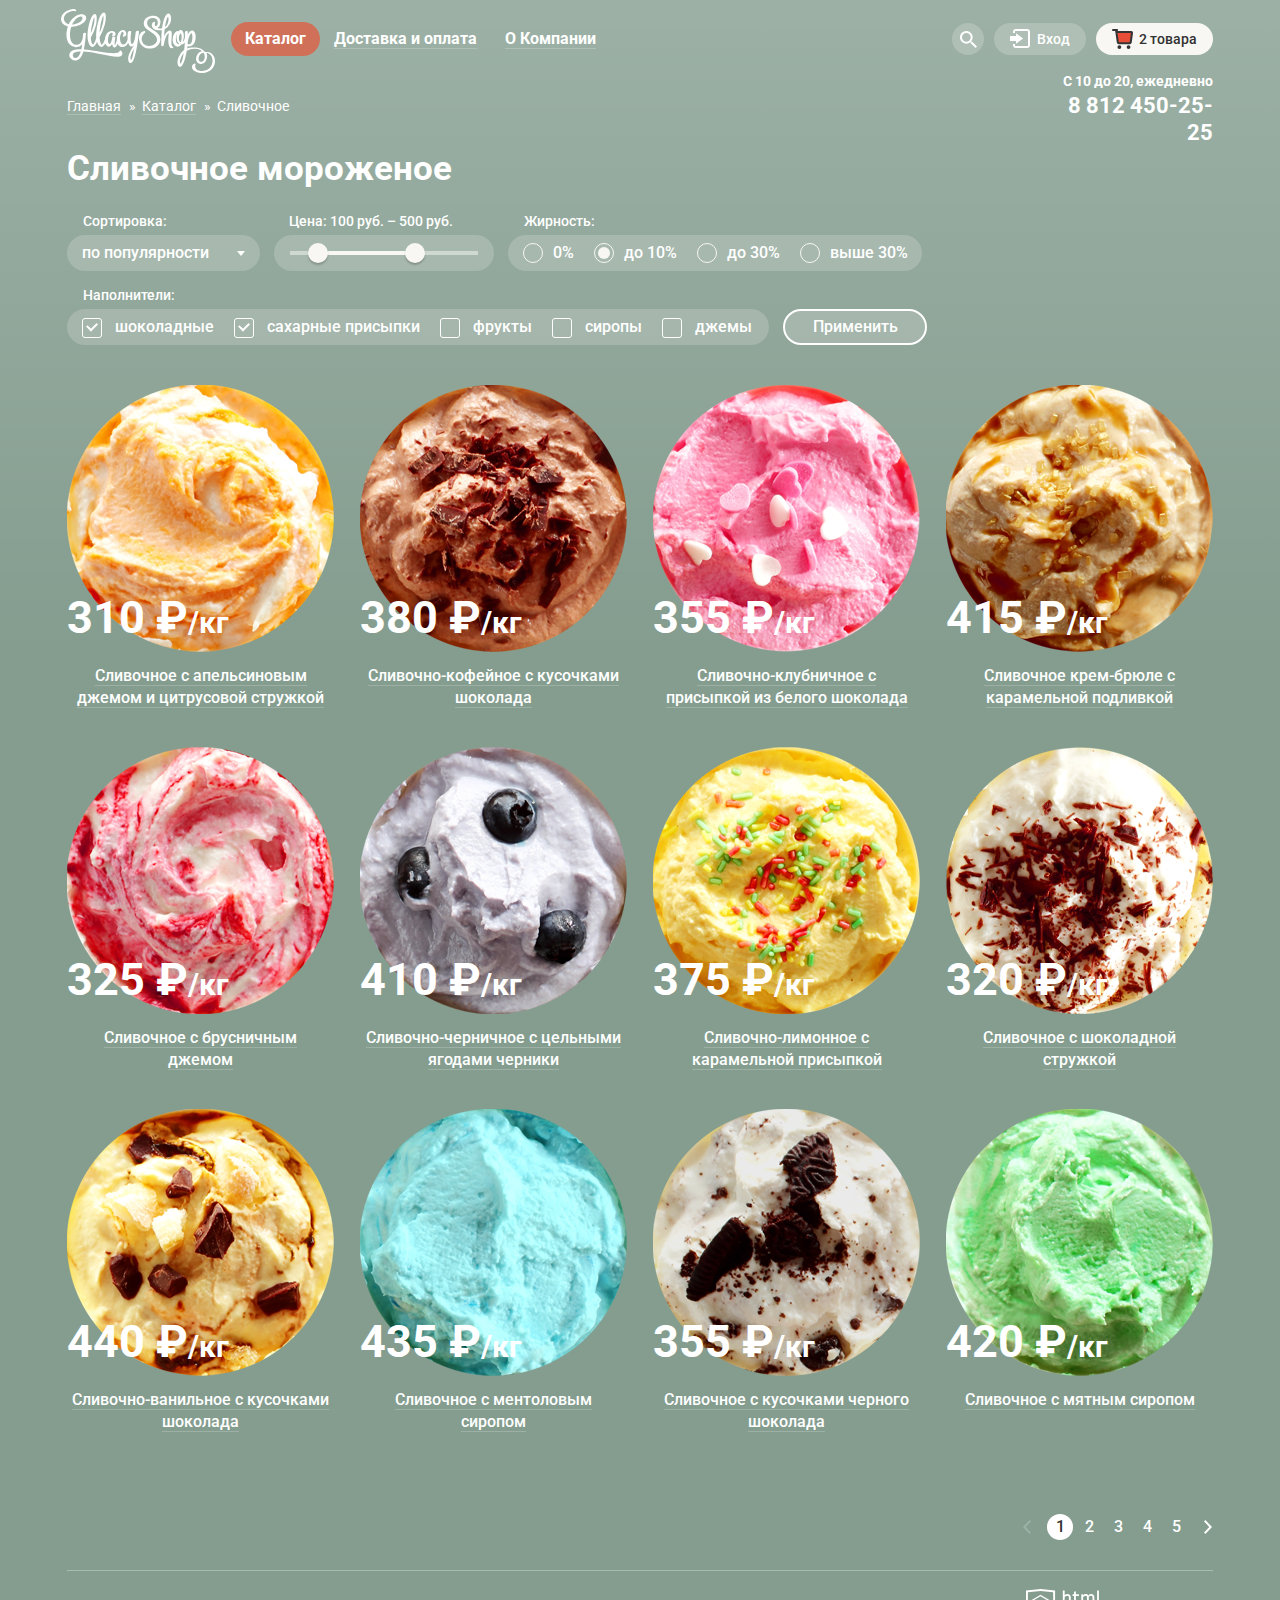
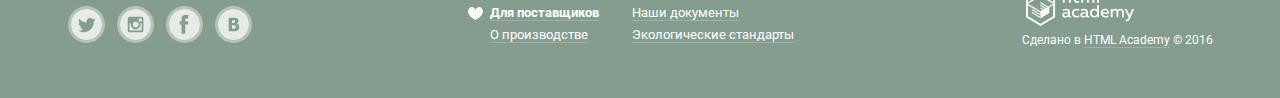
<file: catalog.html>
<!DOCTYPE html>
<html lang="ru">
  <head>
    <meta charset="utf-8">
    <title>Сливочное Мороженое - Каталог - Магазин «Глэйси»</title>
    <link href="https://fonts.googleapis.com/css?family=Roboto:400,500,700&subset=cyrillic" rel="stylesheet" type="text/css">
    <link href="css/normalize.css" rel="stylesheet" type="text/css">
    <link href="css/style.min.css" rel="stylesheet" type="text/css">
  </head>
  <body>
    <div class="wrapper">
      <header class="page-header">
        <div class="container clearfix">
          <nav class="page-header-navigation">
            <div class="page-header-logo">
              <a href="index.html" title="Магазин «Глэйси»">
                <img src="img/header-logo.svg" alt="Gllacy Shop" width="154" height="64">
              </a>
            </div>
            <ul class="navigation-list">
              <li class="list-item list-item-catalog current">
                <a href="#">Каталог</a>
              
                <ul class="page-header-sub-nav">
                  <li class="sub-list-item new-items">
                    <a href="#">Новинки</a>
                  </li>
                  <li class="sub-list-item current">
                    <a href="catalog.html">Сливочное</a>
                  </li>
                  <li class="sub-list-item">
                    <a href="#">Щербеты</a>
                  </li>
                  <li class="sub-list-item">
                    <a href="#">Фруктовый лед</a>
                  </li>
                  <li class="sub-list-item">
                    <a href="#">Мелорин</a>
                  </li>
                </ul>
              
              </li>
              <li class="list-item">
                <a href="#">Доставка и оплата</a>
              </li>
              <li class="list-item">
                <a href="#">О Компании</a>
              </li>
            </ul>
          </nav>
          <div class="page-header-user">
            <button class="button-light button-search" type="button"></button>
            <a class="button-light button-login" href="#">Вход</a>
            <a class="button-light button-shopping-cart full" href="#">2 товара</a>
            <div class="box search-box">
              <form action="https://echo.htmlacademy.ru" method="get">
                <input class="input-field" type="search" name="search" placeholder="Что ищем?">
                <button type="submit"></button>
              </form>
            </div>
            <div class="box login-box">
              <form action="https://echo.htmlacademy.ru" method="post">
                <input class="input-field" type="email" name="email-login" placeholder="Электронная почта">
                <input class="input-field" type="password" name="password-login" placeholder="Пароль">
                <button class="button-red button-sign-in" type="submit">Войти</button>
                <div class="forgot">
                  <a href="#">Забыли пароль?</a>
                  <a href="#">Новая регистрация</a>
                </div>
              </form>
            </div>
            <div class="box shopping-cart-box">
              <table class="shopping-cart-list">
                <tr class="shopping-cart-row">
                  <td class="column-product-delete"><button class="product-delete" type="button" title="Удалить"></button></td>
                  <td class="column-product-photo"><img src="img/shopping-cart-product-photo-1.png" alt="Пломбир с апельсиновым джемом" width="33" height="33"></td>
                  <td class="column-product-title"><a href="#">Пломбир с апельсиновым джемом</a></td>
                  <td class="column-product-set">1,5 кг х <span>200 руб.</span></td>
                  <td class="column-product-cost">300 руб.</td>
                </tr>
                <tr class="shopping-cart-row">
                  <td class="column-product-delete"><button class="product-delete" type="button" title="Удалить"></button></td>
                  <td class="column-product-photo"><img src="img/shopping-cart-product-photo-2.png" alt="Клубничный пломбир с присыпкой из белого шоколада" width="33" height="33"></td>
                  <td class="column-product-title"><a href="#">Клубничный пломбир с присыпкой из белого шоколада</a></td>
                  <td class="column-product-set">1,5 кг х <span>300 руб.</span></td>
                  <td class="column-product-cost">450 руб.</td>
                </tr>
              </table>
              <div class="purchase">
                <div class="total-cost">Итого: 750 руб.</div>
                <a class="button-red button-issue-order">Оформить заказ</a>
              </div>
            </div>
          </div>
          <div class="page-header-info">
            <span class="info-time">С 10 до 20, ежедневно<br></span>
            <a class="info-phone" href="tel:88124502525">8 812 450-25-25</a>
          </div>
          <div class="breadcrumbs">
            <a href="index.html">Главная</a>
            <a href="#">Каталог</a>
            <a class="current">Сливочное</a>
          </div>
        </div>
      </header>
      <main class="container inner">
        <h1 class="page-title">Сливочное мороженое</h1>
        <div class="filters">
          <form class="filters-form" action="https://echo.htmlacademy.ru" method="post">
            <div class="filter-sort">
              <p>Сортировка:</p>
              <select class="filter-background filter-sort-content" name="filter-sort">
                <option value="popularity">по популярности</option>
                <option value="to-high-cost">сначала недорогие</option>
                <option value="to-low-cost">сначала дорогие</option>
                <option value="fat">по жирности</option>
              </select>
              <span class="filter-sort-triangle"></span>
            </div>
            <div class="filter-cost">
              <div class="filter-cost-controls">
                Цена:
                <output name="min-cost">100</output>
                руб. &ndash;
                <output name="max-cost">500</output>
                руб.
              </div>
              <div class="filter-background filter-range">
                <div class="scale">
                  <div class="bar"></div>
                </div>
                <div class="toggle toggle-min"></div>
                <div class="toggle toggle-max"></div>
              </div>
            </div>
            <div class="filter-fat">
              <p>Жирность:</p>
              <div class="filter-background filter-fat-content">
                <div class="filter-col">
                  <input type="radio" name="filter-fat" value="0" id="radio-1">
                  <label for="radio-1">0%</label>
                </div>
                <div class="filter-col">
                  <input type="radio" name="filter-fat" value="less10" id="radio-2" checked>
                  <label for="radio-2">до 10%</label>
                </div>
                <div class="filter-col">
                  <input type="radio" name="filter-fat" value="less30" id="radio-3">
                  <label for="radio-3">до 30%</label>
                </div>
                <div class="filter-col">
                  <input type="radio" name="filter-fat" value="over30" id="radio-4">
                  <label for="radio-4">выше 30%</label>
                </div>
              </div>
            </div>
            <div class="filter-filling">
              <p>Наполнители:</p>
              <div class="filter-background filter-filling-content">
                <div class="filter-col">
                  <input type="checkbox" name="chocolate" id="checkbox-1" checked>
                  <label for="checkbox-1">шоколадные</label>
                </div>
                <div class="filter-col">
                  <input type="checkbox" name="sugar-powder" id="checkbox-2" checked>
                  <label for="checkbox-2">сахарные присыпки</label>
                </div>
                <div class="filter-col">
                  <input type="checkbox" name="fruits" id="checkbox-3">
                  <label for="checkbox-3">фрукты</label>
                </div>
                <div class="filter-col">
                  <input type="checkbox" name="syrups" id="checkbox-4">
                  <label for="checkbox-4">сиропы</label>
                </div>
                <div class="filter-col">
                  <input type="checkbox" name="jams" id="checkbox-5">
                  <label for="checkbox-5">джемы</label>
                </div>
              </div>            
            </div>
            <div class="apply">
              <button class="filter-background button" type="submit">Применить</button>
            </div>
          </form>
        </div>
        <div class="catalog clearfix">
          <div class="catalog-item">
            <div class="cost">
              <span>310 &#8381;</span>/кг
            </div>
            <figure class="catalog-item-photo">
              <img src="img/catalog-item-photo-1.png" alt="Сливочное с апельсиновым джемом и цитрусовой стружкой" width="267" height="267">
            </figure>
            <p class="catalog-item-description"><span>Сливочное с апельсиновым джемом и цитрусовой стружкой</span></p>
            <a class="button-red button-quick-view" href="#">Быстрый просмотр</a> <!-- Под вопросом -->
          </div>
        
          <div class="catalog-item">
            <div class="cost">
              <span>380 &#8381;</span>/кг
            </div>
            <figure class="catalog-item-photo">
              <img src="img/catalog-item-photo-2.png" alt="Сливочно-кофейное с кусочками шоколада" width="267" height="267">
            </figure>
            <p class="catalog-item-description"><span>Сливочно-кофейное с кусочками шоколада</span></p>
            <a class="button-red button-quick-view" href="#">Быстрый просмотр</a>
          </div>
        
          <div class="catalog-item">
            <div class="cost">
              <span>355 &#8381;</span>/кг
            </div>
            <figure class="catalog-item-photo">
              <img src="img/catalog-item-photo-3.png" alt="Сливочно-клубничное с присыпкой из белого шоколада" width="267" height="267">
            </figure>
            <p class="catalog-item-description"><span>Сливочно-клубничное с присыпкой из белого шоколада</span></p>
            <a class="button-red button-quick-view" href="#">Быстрый просмотр</a>
          </div>
        
          <div class="catalog-item">
            <div class="cost">
              <span>415 &#8381;</span>/кг
            </div>
            <figure class="catalog-item-photo">
              <img src="img/catalog-item-photo-4.png" alt="Сливочное крем-брюле с карамельной подливкой" width="267" height="267">
            </figure>
            <p class="catalog-item-description"><span>Сливочное крем-брюле с карамельной подливкой</span></p>
            <a class="button-red button-quick-view" href="#">Быстрый просмотр</a>
          </div>
        
          <div class="catalog-item">
            <div class="cost">
              <span>325 &#8381;</span>/кг
            </div>
            <figure class="catalog-item-photo">
              <img src="img/catalog-item-photo-5.png" alt="Сливочное с брусничным джемом" width="267" height="267">
            </figure>
            <p class="catalog-item-description"><span>Сливочное с брусничным джемом</span></p>
            <a class="button-red button-quick-view" href="#">Быстрый просмотр</a>
          </div>
        
          <div class="catalog-item">
            <div class="cost">
              <span>410 &#8381;</span>/кг
            </div>
            <figure class="catalog-item-photo">
              <img src="img/catalog-item-photo-6.png" alt="Сливочно-черничное с цельными ягодами черники" width="267" height="267">
            </figure>
            <p class="catalog-item-description"><span>Сливочно-черничное с цельными ягодами черники</span></p>
            <a class="button-red button-quick-view" href="#">Быстрый просмотр</a>
          </div>
        
          <div class="catalog-item">
            <div class="cost">
              <span>375 &#8381;</span>/кг
            </div>
            <figure class="catalog-item-photo">
              <img src="img/catalog-item-photo-7.png" alt="Сливочно-лимонное с карамельной присыпкой" width="267" height="267">
            </figure>
            <p class="catalog-item-description"><span>Сливочно-лимонное с карамельной присыпкой</span></p>
            <a class="button-red button-quick-view" href="#">Быстрый просмотр</a>
          </div>
        
          <div class="catalog-item">
            <div class="cost">
              <span>320 &#8381;</span>/кг
            </div>
            <figure class="catalog-item-photo">
              <img src="img/catalog-item-photo-8.png" alt="Сливочное с шоколадной стружкой" width="267" height="267">
            </figure>
            <p class="catalog-item-description"><span>Сливочное с шоколадной стружкой</span></p>
            <a class="button-red button-quick-view" href="#">Быстрый просмотр</a>
          </div>
        
          <div class="catalog-item">
            <div class="cost">
              <span>440 &#8381;</span>/кг
            </div>
            <figure class="catalog-item-photo">
              <img src="img/catalog-item-photo-9.png" alt="Сливочно-ванильное с кусочками шоколада" width="267" height="267">
            </figure>
            <p class="catalog-item-description"><span>Сливочно-ванильное с кусочками шоколада</span></p>
            <a class="button-red button-quick-view" href="#">Быстрый просмотр</a>
          </div>
        
          <div class="catalog-item">
            <div class="cost">
              <span>435 &#8381;</span>/кг
            </div>
            <figure class="catalog-item-photo">
              <img src="img/catalog-item-photo-10.png" alt="Сливочноe с ментоловым сиропом" width="267" height="267">
            </figure>
            <p class="catalog-item-description"><span>Сливочноe с ментоловым сиропом</span></p>
            <a class="button-red button-quick-view" href="#">Быстрый просмотр</a>
          </div>
        
          <div class="catalog-item">
            <div class="cost">
              <span>355 &#8381;</span>/кг
            </div>
            <figure class="catalog-item-photo">
              <img src="img/catalog-item-photo-11.png" alt="Сливочное с кусочками черного шоколада" width="267" height="267">
            </figure>
            <p class="catalog-item-description"><span>Сливочное с кусочками черного шоколада</span></p>
            <a class="button-red button-quick-view" href="#">Быстрый просмотр</a>
          </div>
        
          <div class="catalog-item">
            <div class="cost">
              <span>420 &#8381;</span>/кг
            </div>
            <figure class="catalog-item-photo">
              <img src="img/catalog-item-photo-12.png" alt="Сливочное с мятным сиропом" width="267" height="267">
            </figure>
            <p class="catalog-item-description"><span>Сливочное с мятным сиропом</span></p>
            <a class="button-red button-quick-view" href="#">Быстрый просмотр</a>
          </div>
        
          <div class="catalog-pagination">
            <a class="pagination-button previous current"></a>
            <a class="pagination-button current-page">1</a>
            <a class="pagination-button" href="#">2</a>
            <a class="pagination-button" href="#">3</a>
            <a class="pagination-button" href="#">4</a>
            <a class="pagination-button" href="#">5</a>
            <a class="pagination-button next" href="#"></a>
          </div>
        </div>
      </main>
      <footer class="page-footer inner">
        <div class="container clearfix">
          <div class="page-footer-social">
            <a class="social-button social-button-tw" href="#" title="Мы в Твитер">Twitter</a>
            <a class="social-button social-button-inst" href="#" title="Мы в Инстаграм">Instagram</a>
            <a class="social-button social-button-fb" href="#" title="Мы в Фейсбук">Facebook</a>
            <a class="social-button social-button-vk" href="#" title="Мы в Вконтакте">Vkontakte</a>
          </div>
          <div class="page-footer-menu">
            <ul class="page-footer-list">
              <li class="list-item-about">
                <p class="heart"><a href="#">Для поставщиков</a></p>
                <p><a href="#">О производстве</a></p>
              </li>
              <li class="list-item-about">
                <p><a href="#">Наши документы</a></p>
                <p><a href="#">Экологические стандарты</a></p>
              </li>
            </ul>
          </div>
          <div class="page-footer-copyright">
            <div class="page-footer-logo">
              <a href="https://htmlacademy.ru/">
                <img src="img/footer-logo.svg" alt="HTML Academy" width="108" height="38">
              </a>
            </div>
            <p class="made-in">Сделано в <a href="https://htmlacademy.ru/">HTML Academy</a> &copy; 2016</p>
          </div>
        </div>
      </footer>
    </div>
  </body>
</html>
</file>
<file: css/style.min.css>
*,*:active,*:focus{  border:none;  outline:none}p,h1,h2{  margin:0}img{  max-width:100%;  height:auto}body{  font-family:"Roboto","Tahoma",sans-serif;  font-size:16px;  line-height:22px;  font-weight:700;  color:#fff}h1{  font-size:35px;  line-height:41px}h2{  font-size:35px;  line-height:41px}.wrapper{  box-sizing:border-box;  display:table;  width:100%;  margin:0 auto;  background-color:#849d8f;  background-image:-webkit-linear-gradient(rgba(255,255,255,0.2),transparent 656px);  background-image:linear-gradient(rgba(255,255,255,0.2),transparent 656px)}.background-slide-1{   background-color:#849d8f;  background-image:-webkit-radial-gradient(50% 15%,circle,#cff6e1,#849d8f 530px);  background-image:radial-gradient(circle at 50% 15%,#cff6e1,#849d8f 530px)}.background-slide-2{  background-color:#8996a6;  background-image:-webkit-radial-gradient(50% 15%,circle,#d6ebfd,#8996a6 530px);  background-image:radial-gradient(circle at 50% 15%,#d6ebfd,#8996a6 530px)}.background-slide-3{  background-color:#9d8b84;  background-image:-webkit-radial-gradient(50% 15%,circle,#f9e4da,#9d8b84 530px);  background-image:radial-gradient(circle at 50% 15%,#f9e4da,#9d8b84 530px)}.container{  width:1146px;  padding:0 27px;  margin:0 auto}.clearfix::after{  content:"";  display:table;  clear:both}.page-header{  padding-top:23px}.page-header-navigation{  float:left;  width:560px}.page-header-user{  position:relative;  float:right;  width:560px;  min-height:50px;  font-size:0;  text-align:right}.navigation-list{  box-sizing:border-box;  float:left;  width:396px;  min-height:50px;   margin:0;  padding:0;  padding-top:7px;  padding-left:14px;  font-size:0;  list-style:none;  position:relative;  z-index:1}.navigation-list ul{  margin:0;  padding:0}.navigation-list li{  display:inline-block;  vertical-align:top;  margin-right:28px}.navigation-list li:last-child{  margin-right:0}.navigation-list a{  display:block;  font-size:16px;  line-height:18px;  text-decoration:none;  color:#fff;  border-bottom:1px solid rgba(255,255,255,0.2)}.list-item:hover >a,.list-item:active >a{  padding:8px 14px;  margin:-8px -14px;  border-radius:25px;  background:#f7f6f3;  color:#333;  border:none}.list-item-catalog:hover >a::before{  content:"";  position:absolute;  bottom:-15px;  left:0;  width:100%;  height:20px;  background:transparent}.list-item >a:active{  background:#ededed;  box-shadow:inset 0 2px 1px #696969}.navigation-list >.list-item{  position:relative}.page-header-sub-nav{  position:absolute;  left:-9999px;  opacity:0;  border-radius:5px;  width:143px;  height:171px;  background:#f8f7f4;  box-shadow:0 20px 20px rgba(0,0,0,0.4)}.page-header-sub-nav a{   border:none}.sub-list-item:hover a{  background:#fbded8}.page-header-sub-nav a{  box-sizing:border-box;  width:143px;  height:32px;  padding-top:7px;  padding-left:21px;  font-size:14px;  line-height:16px;  color:#323232;  font-weight:400}.new-items a{  position:relative;  height:30px;  margin-top:5px;  margin-bottom:4px;  padding-top:5px;  font-weight:700}.new-items a::after{  content:"";  position:absolute;  left:50%;  margin-left:-64px;  bottom:0;  width:128px;  height:1px;  background:rgba(53,53,53,0.2)}.list-item-catalog:hover .page-header-sub-nav{  z-index:2;  top:31px;  left:-20px;  opacity:1}.sub-list-item a:active{  background:#f6b5a5}.list-item.current >a{  padding:8px 14px;  margin:-8px -14px;  border-radius:25px;  border:none;  color:#fff;  background:#d07058}.sub-list-item.current a{  color:#fff;  background:#d07058}.page-header-logo{  position:relative;  top:-14px;  left:-6px;  float:left;  width:148px;  min-height:50px;   margin-right:16px}.page-header-logo img{  max-width:inherit}.page-header-info{  float:right;  width:170px;  font-size:0;  line-height:15px;  text-align:right}.page-header-info .info-time{  font-size:14px;  line-height:16px}.page-header-info .info-phone{  font-size:22px;  line-height:24px;  text-decoration:none;  color:#fff}.breadcrumbs{  clear:left;  float:left;  width:auto;  margin-top:5px;  font-size:0}.breadcrumbs a{  position:relative;  margin-right:21px;  font-size:14px;  line-height:16px;  font-weight:400;  text-decoration:none;  color:#fff}.breadcrumbs a::after{  content:"\00BB";  position:absolute;  right:-15px;  pointer-events:none}.breadcrumbs a:not(:last-child):hover,.breadcrumbs a:not(:last-child):active{  color:#ffbc9e;  border-color:rgba(249,172,159,0.3)}.breadcrumbs a:hover::after,.breadcrumbs a:active::after{  color:#fff}.breadcrumbs a{  border-bottom:1px solid rgba(255,255,255,0.2)}.breadcrumbs .current{  border:none;  cursor:default}.breadcrumbs .current::after{  display:none}.page-header-user .button-light{  box-sizing:border-box;  display:inline-block;  vertical-align:top;  margin-right:10px;  font-size:14px;  line-height:16px;  font-weight:500;  text-decoration:none}.page-header-user .button-shopping-cart{  margin-right:0}.button-search{  position:relative;  width:32px;  height:32px;  border-radius:50%;  background:rgba(255,255,255,0.2) url("../img/icon-search.svg") no-repeat 50% 50%;  cursor:pointer}.button-search:hover{  background:#fff url("../img/icon-search-hover.svg") no-repeat 50% 50%}.button-search:hover::after{  content:"";  position:absolute;  top:0;  right:0;  width:100%;  height:36px;  background:transparent}.button-search:hover ~ .search-box{  display:block}.box{  display:none;  box-sizing:border-box;  position:absolute;  z-index:2;  border-radius:5px;  background:#f8f7f4;  box-shadow:0 20px 20px rgba(0,0,0,0.4)}.search-box{  top:36px;  left:-10px;  width:341px;  height:84px;  padding:20px 15px}.search-box:hover{  display:block}.search-box input[type="search"]{  box-sizing:border-box;  width:311px;  height:44px;  font-size:14px;  line-height:24px}.search-box button{  display:none}.button-login{  position:relative;  width:92px;  height:32px;  padding-top:8px;  padding-right:16px;  padding-left:35px;  font-weight:500;  color:#fff;  border-radius:25px;  background:rgba(255,255,255,0.2);  cursor:pointer}.button-login::before{  content:"";  position:absolute;  top:6px;  left:16px;  width:20px;  height:19px;  background:url("../img/icon-login.svg") no-repeat}.button-login:hover{  color:#323232;  background:#f8f7f4}.button-login:hover::before{  background:url("../img/icon-login-hover.svg") no-repeat}.button-login:hover::after{  content:"";  position:absolute;  top:0;  right:0;  width:100%;  height:36px;  background:transparent}.button-login:hover ~ .login-box{  display:block}.login-box{  top:36px;  left:156px;  width:277px;  height:214px;  padding:20px 17px 20px 19px}.login-box:hover{  display:block}.login-box input{  width:100%;  height:44px;  font-size:14px;  line-height:24px;  margin-bottom:20px}.button-sign-in{  float:left;  width:100px;  height:44px;  font-size:18px;  padding-top:2px;  line-height:24px;  border-radius:20px}.forgot{  float:right;  width:120px;  font-size:13px;  line-height:21px;  text-align:left}.forgot a{  color:#323232;  font-weight:400;  text-decoration:none;  border-bottom:1px solid rgba(0,0,0,0.3)}.forgot a:hover,.forgot a:active{  color:#e84d37;  border-color:#ec593c}.button-shopping-cart{  position:relative;  width:117px;  height:32px;  padding-top:8px;  text-align:left;  padding-left:44px;  font-weight:500;  color:#fff;  border-radius:25px;  background:rgba(255,255,255,0.2);  cursor:default}.button-shopping-cart::before{  content:"";  position:absolute;  top:6px;  left:16px;  width:21px;  height:20px;  background:url("../img/icon-shopping-cart-empty.svg") no-repeat}.button-shopping-cart.full{  padding-left:43px;  color:#323232;  background:#f8f7f4;  cursor:pointer}.button-shopping-cart.full::before{  background-image:url("../img/icon-shopping-cart-full-border.svg"),url("../img/icon-shopping-cart-full-inner.svg");  background-position:0 0,5px 4px;  background-repeat:no-repeat,no-repeat}.button-shopping-cart.full:hover::after{  content:"";  position:absolute;  top:0;  right:0;  width:100%;  height:36px;  background:transparent}.button-shopping-cart.full:hover ~ .shopping-cart-box{  display:block}.shopping-cart-box{  top:36px;  right:0;  width:539px;  min-height:242px;  padding:18px 14px 20px 15px;  font-size:13px;  line-height:16px;  font-weight:400;  color:#323232}.shopping-cart-box:hover{  display:block}.shopping-cart-row a{  text-decoration:none;  color:inherit}.shopping-cart-row a:hover,.shopping-cart-row a:active{  color:#e84d37;  border-color:#ec593c}.shopping-cart-row td{  vertical-align:top;  padding:0;  padding-bottom:10px}.shopping-cart-row:last-child td{  padding-bottom:14px}.shopping-cart-row td:not(:nth-child(2)){  padding-top:9px}.shopping-cart-list{  width:510px;  text-align:center;  border-bottom:1px solid #cacac7;  margin-bottom:14px}.shopping-cart-row td.column-product-delete{  width:17px;  text-align:left;  padding-left:3px;  padding-top:8px}.product-delete{  width:11px;  height:11px;  background:url("../img/icon-delete.svg") no-repeat 50% 50%;  border:none;  cursor:pointer}td.column-product-photo{  font-size:0;  width:40px;  text-align:center}.column-product-photo img{  border-radius:50%}td.column-product-title{  width:auto;  text-align:left;  padding-left:6px;  padding-right:5px}.column-product-set{  width:110px;  text-align:center}.column-product-set span{  color:#999}.column-product-cost{  width:85px;  text-align:center}.purchase{  float:right}.total-cost{  text-align:right;  margin-bottom:14px;  font-size:15px;  line-height:18px;  font-weight:700;  margin-right:-2px}.button-issue-order{  box-sizing:border-box;  width:170px;  height:44px;  padding-top:10px;  border-radius:20px;  font-size:18px;  line-height:24px;  font-weight:700}.slider{  position:relative;  float:left;   width:1146px;  height:590px;   margin:-43px auto -20px}.slider-slide{  display:none}.slider-text{  width:690px;  margin:0 auto;  margin-bottom:30px;  font-size:60px;  line-height:1em}.slider input[type="radio"]{  display:none}.slider-controls{  position:absolute;  bottom:83px;  left:0;  z-index:10;  font-size:0;  line-height:0}.slider-controls label{  display:inline-block;  vertical-align:top;  width:17px;  height:17px;  margin-right:8px;  line-height:0px;  border-radius:50%;  background:transparent;  border:2px solid #fff;  cursor:pointer}.slider-inner{  box-sizing:border-box;  height:100%;  padding-top:315px;  text-align:center}.slider-controls label:hover{  background:rgba(248,247,244,0.4)}#radio-1:checked ~ .slider-inner label[for="radio-1"],#radio-2:checked ~ .slider-inner label[for="radio-2"],#radio-3:checked ~ .slider-inner label[for="radio-3"]{  background:#fff}#radio-1:checked ~ .slider-inner #slide-1,#radio-2:checked ~ .slider-inner #slide-2,#radio-3:checked ~ .slider-inner #slide-3{  display:block}#radio-1:checked ~ .slider-inner{  background:url("../img/promo-photo-1.png") no-repeat 50% 100%}#radio-2:checked ~ .slider-inner{  background:url("../img/promo-photo-2.png")  no-repeat 50% 100%}#radio-3:checked ~ .slider-inner{  background:url("../img/promo-photo-3.png")  no-repeat 50% 100%}.button-red{  position:relative;  display:inline-block;  vertical-align:bottom;  text-align:center;  text-decoration:none;  font-weight:700;  color:#fff;  background-image:-webkit-linear-gradient(bottom,#e74a35,#f26843);  background-image:linear-gradient(to top,#e74a35,#f26843);  box-shadow:0px 2px 2px rgba(172,16,0,0.64);  cursor:pointer}.button-red:hover{  background-image:-webkit-linear-gradient(bottom,#ec6f5e,#f58669);  background-image:linear-gradient(to top,#ec6f5e,#f58669);  box-shadow:0px 2px 2px rgba(172,16,0,1)}.button-red:active{  background-image:-webkit-linear-gradient(bottom,#e1613e,#d84732);  background-image:linear-gradient(to top,#e1613e,#d84732);  box-shadow:inset 0px 2px 2px rgba(172,16,0,1)}.slider .button-slider{  box-sizing:border-box;  width:280px;  height:64px;  margin:0 auto;  padding-top:8px;  text-shadow:0px 2px 5px rgba(160,32,11,0.76);   font-size:32px;  line-height:44px;   border-radius:50px}main.container.inner{  position:relative}main.container.inner::after{  content:"";  position:absolute;  bottom:-1px;  width:inherit;  height:1px;  background:rgba(255,255,255,0.3)}.page-title{  margin:0;  margin-bottom:24px}.filters{  width:879px;  min-height:140px;  margin-bottom:24px;  font-size:0}.filters label{  -webkit-user-select:none;     -moz-user-select:none;      -ms-user-select:none;          user-select:none}.filters p{  margin-bottom:6px;  margin-left:16px}.filters .filter-col{  display:inline-block;  vertical-align:middle;  font-size:16px;  line-height:18px;  margin-right:20px}.filter-col:last-child{  margin-right:0}.filters-form >div{  display:inline-block;  vertical-align:bottom;  margin-bottom:16px;  margin-right:14px;  font-size:14px;  line-height:16px;  font-weight:500}.filter-background{  font-size:16px;  line-height:18px;  border-radius:20px;  background:rgba(248,247,244,0.2)}.filter-sort{   position:relative}.filter-sort .filter-sort-content{  box-sizing:border-box;  width:193px;  height:36px;  padding-left:15px;  color:#fff;  -webkit-appearance:none;     -moz-appearance:none;          appearance:none}.filter-sort .filter-sort-content::-ms-expand{  display:none}.filter-sort-triangle{  position:absolute;  bottom:15px;  right:15px;  width:0px;  height:0px;  border-top:5px solid #fff;  border-bottom:5px solid;  border-left:4px solid;  border-right:4px solid;  border-bottom-width:0;  border-left-color:transparent;  border-right-color:transparent;  cursor:pointer}.filter-sort-content:hover ~ .filter-sort-triangle,.filter-sort-content:focus ~ .filter-sort-triangle{  border-top-color:#333}.filter-sort .filter-sort-content:hover{  color:#323232;  background:#fff;   cursor:pointer}.filter-sort .filter-sort-content:focus{  color:#323232;  background:#fff}.filter-sort-content:focus option{  font-size:14px;  line-height:16px}.filter-cost{  height:56px}.filter-cost .filter-cost-controls{  padding-left:15px;  margin-bottom:6px;  margin-top:-2px;  width:205px}.filter-cost-controls input[type="text"]{  width:25px;  background:transparent;  color:#fff}.filter-cost .filter-range{  box-sizing:border-box;  position:relative;  width:220px;  height:36px;  padding:16px 16px}.filter-range .scale{  height:4px;  background:rgba(248,247,244,0.5)}.filter-range .bar{  margin-left:34px;  width:97px;  height:inherit;  background:#f8f7f4}.filter-range .toggle{  content:"";  position:absolute;  top:8px;  left:0;  width:20px;  height:20px;  border-radius:50%;  background:#f8f7f4;  box-shadow:0 2px 2px rgba(0,0,0,0.2);  cursor:pointer}.filter-range .toggle-min{  left:34px}.filter-range .toggle-max{  left:131px}.filter-range .toggle:hover{  width:24px;  height:24px;  margin-top:-2px;  margin-left:-2px}.filter-fat-content{  box-sizing:border-box;  width:414px;  height:36px;  font-size:0;  padding-top:9px;  padding-left:15px}.filter-filling-content{  box-sizing:border-box;  width:702px;  height:36px;  font-size:0;  padding-top:9px;  padding-left:15px}.filter-fat-content input[type="radio"],.filter-filling-content input[type="checkbox"]{  display:none}.filter-fat-content label{  position:relative;  padding-left:30px;  cursor:pointer}.filter-fat-content label::before{  content:"";  position:absolute;  top:0;  left:0px;  width:18px;  height:18px;  border:1px solid #f8f7f4;  border-radius:50%}input[type="radio"]:checked+label::after{  content:"";  position:absolute;  top:4px;  left:4px;  width:12px;  height:12px;  background:#f8f7f4;  border-radius:50%}.filter-filling-content label{  position:relative;  padding-left:33px;  cursor:pointer}.filter-filling-content label::before{  content:"";  position:absolute;  left:0;  width:18px;  height:18px;  border:1px solid #fff;  border-radius:3px}input[type="checkbox"]:checked+label::after{  content:"";  position:absolute;  top:5px;  left:5px;  width:8px;  height:5px;  border-bottom:2px solid #fff;  border-left:2px solid #fff;  -webkit-transform:rotate(-45deg);          transform:rotate(-45deg)}input:not(:disabled)+label:hover::before{  width:16px;  height:16px;  border-width:2px}input[type="radio"]:disabled+label,input[type="checkbox"]:disabled+label{  color:rgba(255,255,255,0.4)}input[type="checkbox"]:disabled+label::before,input[type="checkbox"]:disabled+label::after,input[type="radio"]:disabled+label::before{  border-color:rgba(255,255,255,0.4)} input[type="radio"]:disabled+label::after{  background:rgba(255,255,255,0.4)}.filters .button{  width:144px;  height:36px;    border:2px solid #fff;  color:#fff}.filters .button:hover{  background:#fbfcfb;  color:#323232;  cursor:pointer}.filters .button:active{  border:none;  background:#eaeaea;  color:#323232;  box-shadow:inset 0px 2px 1px #696969}.catalog{  font-size:0}.catalog-item{  position:relative;  display:inline-block;  vertical-align:top;  width:267px;  min-height:330px;  margin-right:26px;  margin-bottom:32px;  font-size:16px;  line-height:22px;  cursor:pointer}.catalog-item:hover .catalog-item-photo{  position:relative;  z-index:4}.catalog-item:hover .cost{  z-index:5}.catalog-item:hover::before{  content:"";  position:absolute;  z-index:3;  top:-6px;  left:-13px;  width:293px;  min-height:122.7%;  background:rgba(248,247,244,0.3)}.catalog-item:hover span{  border:none}.catalog-item:hover .button-quick-view{  display:block;  z-index:4}.button-quick-view{  box-sizing:border-box;  position:absolute;  bottom:-50px;  left:50%;  margin-left:-100px;  padding-top:10px;  width:200px;  height:44px;  font-size:18px;  line-height:24px;  border-radius:20px}.catalog-item:nth-child(4n){  margin-right:0}.catalog-item .cost{  position:absolute;  top:210px;    font-size:30px;  line-height:1em}.cost span:first-child{  font-size:45px;  line-height:1em}.catalog-item .button-quick-view{  display:none}.catalog-item-photo{  margin:0}.catalog-item-photo img{  width:267px;  height:267px}.catalog-item-description{  width:257px;  margin:7px auto 0;  font-weight:500;  text-align:center}.catalog-item-description span{  border-bottom:1px solid rgba(255,255,255,0.2)}.catalog-pagination{  float:right;  margin-top:43px;  margin-bottom:30px;  margin-right:-8px;  font-size:0}.catalog-pagination .pagination-button{  box-sizing:border-box;  display:inline-block;  vertical-align:middle;  width:26px;  height:26px;  margin-left:3px;  padding:4px;   font-size:16px;  line-height:18px;  font-weight:500;  text-decoration:none;  text-align:center;  border-radius:50%;  color:#fff;  background-color:transparent}.catalog-pagination .current-page{  color:#323232;  background:#fff;  pointer-events:none}.catalog-pagination .current{  opacity:0.2;  pointer-events:none}.catalog-pagination .pagination-button:hover{  background-color:rgba(255,255,255,0.2)}.catalog-pagination .previous{  background:url("../img/arrow.svg") no-repeat 50% 50%;  margin-right:4px}.catalog-pagination .next{  background:url("../img/arrow.svg") no-repeat 50% 50%;  -webkit-transform:rotate(180deg);          transform:rotate(180deg);  margin-left:6px}.banners{  margin-bottom:40px}.banners-left{  box-sizing:border-box;  float:left;  position:relative;  width:560px;  min-height:229px;  padding:16px 20px 80px;   border-radius:15px;  background:#a4001b url("../img/banner-left-bg.jpg") no-repeat;  background-size:cover}.banners-right{  box-sizing:border-box;  float:right;  position:relative;  width:560px;  min-height:229px;  padding:16px 20px 80px;   border-radius:15px;  background:#5f3724 url("../img/banner-right-bg.jpg") no-repeat;  background-size:cover}.banners h2{  margin-bottom:15px;  margin-left:-1px}.banners p{  font-size:18px;  line-height:22px}.button-want{  position:absolute;  bottom:23px;  right:21px;  font-size:18px;  line-height:24px;  padding:10px 23px 12px 22px;  border-radius:30px}.catalog-item .hit{  position:absolute;  top:0px;  left:0px;  width:61px;  height:61px}.catalog-item:hover .hit{  z-index:5}.dignity{  box-sizing:border-box;  width:1146px;  min-height:306px;  padding:24px 20px;  margin-bottom:40px;   border-radius:15px;  color:#323232;  background:#f0e6cd url("../img/dignity-bg.jpg")}.dignity-title{  font-size:24px;  line-height:30px}.dignity-left{  float:left;  width:539px;  min-height:80px;   font-weight:400}.dignity-right{  float:right;  width:539px;  min-height:80px;   font-weight:400}.dignity-description{  position:relative;  margin-top:22px;  padding-left:57px}.dignity-description::before{  content:"";  position:absolute;  top:-12px;  left:0px;  width:49px;  height:49px}.dignity-left .dignity-description:first-child::before{  background:url("../img/icon-ice-cream.svg") no-repeat}.dignity-left .dignity-description:last-child::before{  background:url("../img/icon-leaf.svg") no-repeat}.dignity-right .dignity-description:first-child::before{  background:url("../img/icon-cow.svg") no-repeat}.dignity-right .dignity-description:last-child::before{  background:url("../img/icon-thermometer.svg") no-repeat}.content{  margin-bottom:40px}.content-left{  box-sizing:border-box;  float:left;  width:560px;  min-height:220px;  padding:22px 20px;  padding-right:255px;   color:#323232;  border-radius:15px;  background:#fff url("../img/content-left-bg.jpg") no-repeat;  background-size:cover}.content-left h2{  font:inherit;  font-weight:500;  margin-bottom:5px}.content-left a{  color:inherit;  font-size:24px;  line-height:30px;  text-decoration:none;  border-bottom:2px solid #323232}.content-left a:hover,.content-left a:active{  color:#e84d37;  border-color:#ec593c}.content-right{  position:relative;  box-sizing:border-box;  float:right;  width:560px;  min-height:220px;  padding:34px 27px;  font-weight:400;   color:#5a5a5a;  border-radius:15px;  background:#f8f7f4 url("../img/content-right-bg.png") no-repeat;  background-size:cover}.input-field{  box-sizing:border-box;  border-radius:5px;  padding:10px 15px;  border:1px solid rgba(178,178,178,0.52);  color:#323232;  background:#fff;  font-weight:700}.input-field::-webkit-input-placeholder{  color:#999;  font-weight:400}.input-field::-moz-placeholder{  color:#999;  font-weight:400}.input-field:-ms-input-placeholder{  color:#999;  font-weight:400}.input-field:hover{  padding-left:14px;  padding-right:14px;  border:2px solid rgba(154,154,154,0.52)}.input-field:focus{  padding-left:14px;  padding-right:14px;  border:2px solid rgba(46,136,228,0.52)}.input-field:required{  box-shadow:none}.subscribe{  margin-top:36px}.subscribe input[type="email"]{  float:left;  width:368px;  height:44px;  margin-left:-1px;  font-size:16px;  line-height:24px}.button-subscribe-send{  float:right;  width:129px;  height:44px;  margin-top:-1px;  margin-right:-1px;  padding-bottom:4px;  border-radius:25px;  font-size:18px;  line-height:24px}.location{  position:relative;  width:100%;  min-height:429px;  margin-left:-27px;  line-height:0}.location iframe{  background:url("../img/map.jpg") no-repeat}.location-communication{  box-sizing:border-box;  position:absolute;  top:62px;  right:-27px;  width:302px;   min-height:305px;  padding:29px 25px;   font-size:14px;  line-height:20px;  font-weight:400;   color:#323232;   border-radius:15px;  background:#fefefe}.button-feedback{  box-sizing:border-box;  width:252px;  height:44px;  padding-top:9px;  margin-top:9px;  border-radius:25px;  font-size:18px;  line-height:24px}.location-communication p{  margin-bottom:14px}.location-communication p:last-of-type::first-line{  line-height:29px}.location-communication b{  font-size:18px;  line-height:24px}.location-communication .phone{  text-decoration:none;  color:#323232;  line-height:22px}.phone ~ span{  line-height:22px}.feedback-box{  position:fixed;  z-index:10;  top:50%;  left:50%;  margin-left:-239px;  margin-top:-221px;  width:477px;  height:442px;  padding:16px 24px;  border-radius:10px;  box-shadow:none;  font-size:16px;  line-height:24px}.feedback-box-show{  display:block;  -webkit-animation:showing 0.5s linear;          animation:showing 0.5s linear}.feedback-box-error{  -webkit-animation:shake 0.5s linear;          animation:shake 0.5s linear}.feedback-box p{  font-size:24px;  line-height:28px;  font-weight:500;  color:#323232;  margin-bottom:19px}.feedback-box-close{  position:absolute;  top:13px;  right:13px;  width:22px;  height:22px;  background:transparent;  cursor:pointer}.feedback-box-close::before,.feedback-box-close::after{  top:10px;  left:0px;  content:"";  position:absolute;  width:22px;  height:2px;  background:#070707}.feedback-box-close::before{  -webkit-transform:rotate(45deg);          transform:rotate(45deg)}.feedback-box-close::after{  -webkit-transform:rotate(-45deg);          transform:rotate(-45deg)}.feedback-box input{  width:267px;  height:44px;  margin-bottom:20px}.input-field-commentary{  box-sizing:border-box;  width:428px;  height:155px;  resize:none;  margin-bottom:18px}.input-field-commentary:hover,.input-field-commentary:focus{   padding-top:9px}.button-feedback-send{  width:138px;  height:44px;  border-radius:25px;  font-size:18px;  line-height:24px;  margin-left:290px;  bottom:0}.feedback-overlay{  display:none;  position:fixed;  top:0;  left:0;  width:100%;  height:100%;  z-index:9;  background:rgba(0,0,0,0.3);  cursor:pointer}.feedback-overlay-show{  display:block}@-webkit-keyframes showing{  0%{    opacity:0;    -webkit-transform:translateY(600px);            transform:translateY(600px)}  100%{    opacity:1;    -webkit-transform:translateY(0px);            transform:translateY(0px)}}@keyframes showing{  0%{    opacity:0;    -webkit-transform:translateY(600px);            transform:translateY(600px)}  100%{    opacity:1;    -webkit-transform:translateY(0px);            transform:translateY(0px)}}@-webkit-keyframes shake{  0%,100%{    -webkit-transform:translateX(0px);            transform:translateX(0px)}  10%,30%,50%,70%,90%{    -webkit-transform:translateX(10px);            transform:translateX(10px);    background:#f83e3e}  20%,40%,60%,80%{    -webkit-transform:translateX(-10px);            transform:translateX(-10px);    background:#f83e3e}}@keyframes shake{  0%,100%{    -webkit-transform:translateX(0px);            transform:translateX(0px)}  10%,30%,50%,70%,90%{    -webkit-transform:translateX(10px);            transform:translateX(10px);    background:#f83e3e}  20%,40%,60%,80%{    -webkit-transform:translateX(-10px);            transform:translateX(-10px);    background:#f83e3e}}.page-footer{  padding-top:0px;  padding-bottom:25px}.page-footer-social{  box-sizing:border-box;  float:left;  width:267px;  min-height:103px;  margin-right:26px;  padding-top:36px;  padding-left:1px;  font-size:0}.page-footer-social .social-button{  display:inline-block;  vertical-align:bottom;  width:31px;  height:31px;  margin-right:12px;  border-radius:50%;  border:3px solid rgba(255,255,255,0.5)}.page-footer-social .social-button:hover{  border-color:rgba(255,255,255,0.71);  opacity:1}.page-footer-social .social-button:active{  box-shadow:inset 0 2px 1px #888;  border-color:rgba(254,254,254,0.7)}.social-button-tw{  background:url("../img/icon-twitter.svg") no-repeat 50% 50%;  opacity:0.8}.social-button-inst{  background:url("../img/icon-instagram.svg") no-repeat 50% 50%;  opacity:0.8}.social-button-fb{  background:url("../img/icon-facebook.svg") no-repeat 50% 50%;  opacity:0.8}.social-button-vk{  background:url("../img/icon-vkontakte.svg") no-repeat 50% 50%;  opacity:0.8}.page-footer-menu{  float:left;  box-sizing:border-box;   width:560px;  min-height:103px;  padding-top:31px;  padding-left:130px}.page-footer-list{  margin:0;  padding:0;  list-style:none}.page-footer-menu a{   font-size:13px;  line-height:18px;  font-weight:400;  color:#fff;  text-decoration:none;  border-bottom:1px solid rgba(255,255,255,0.2)}.page-footer a:hover,.page-footer a:active{  color:#ffbc9e;  border-color:rgba(249,172,159,0.3)}.list-item-about{  float:left}.list-item-about:first-child{  width:120px;  margin-right:22px}.list-item-about:last-child{  width:170px}.list-item-about:first-child p:first-child{  position:relative}.list-item-about:first-child p:first-child::before{  content:"";  position:absolute;  width:18px;  height:13px;  left:-22px;  top:6px;  background:url("../img/icon-heart.svg") no-repeat 0px 0px}.heart a{ font-weight:700}.page-footer-copyright{ box-sizing:border-box; float:right; width:267px; min-height:103px; padding-top:19px; font-size:12px; font-weight:400; line-height:18px}.page-footer-copyright .page-footer-logo{ width:108px; height:38px; margin:0 auto 4px}.page-footer-copyright .made-in{ text-align:right}.made-in a{ color:#fff; text-decoration:none; border-bottom:1px solid rgba(255,255,255,0.2)}
</file>
